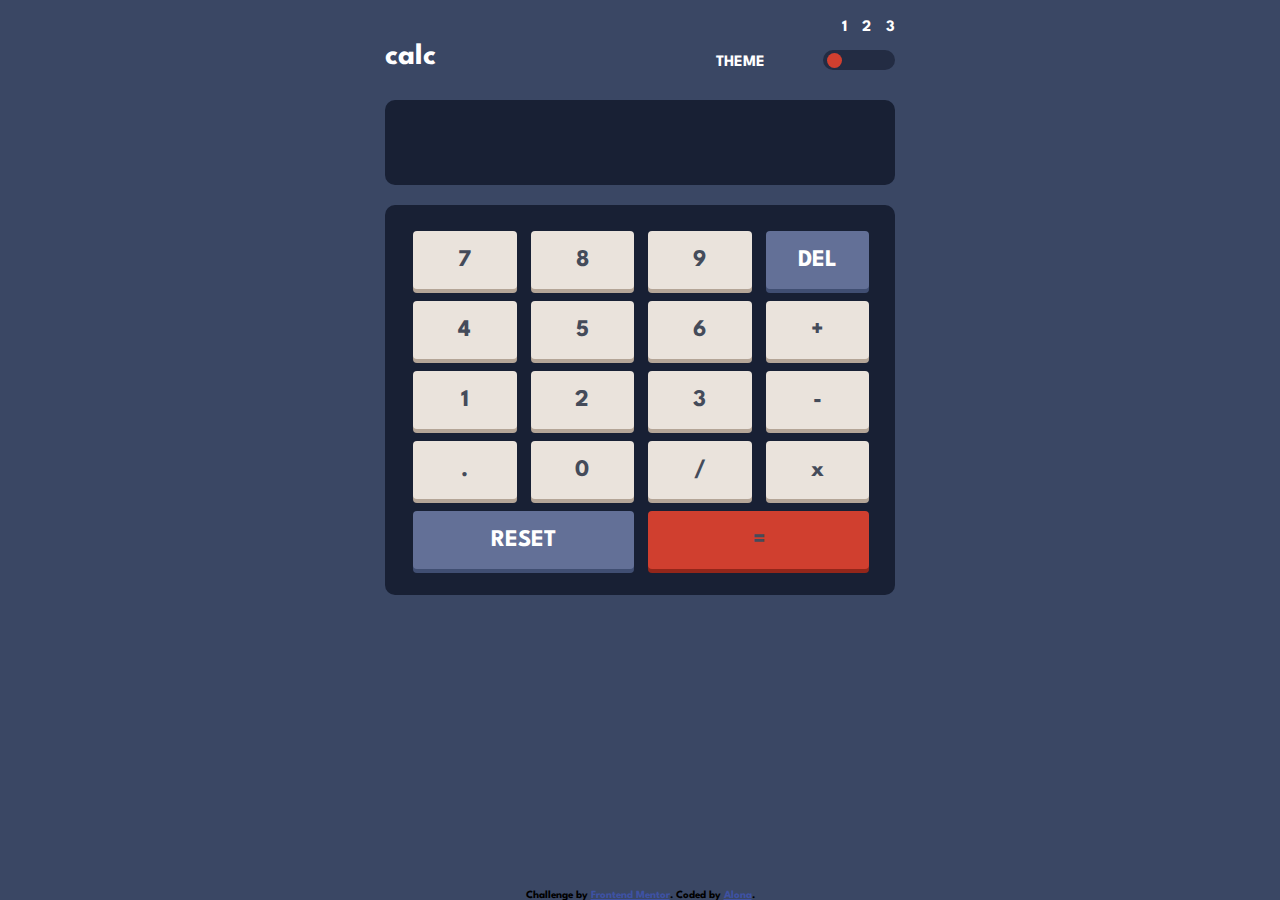
<file: Calculator/index.html>
<!DOCTYPE html>
<html lang="en">
<head>
  <meta charset="UTF-8">
  <meta name="viewport" content="width=device-width, initial-scale=1.0"> <!-- displays site properly based on user's device -->

  <link rel="icon" type="image/png" sizes="32x32" href="./images/favicon-32x32.png">
  <link rel="stylesheet" href="css/main.css">
  <link rel="stylesheet" href="css/theme1.css" id="theme-css" />
  
  <title>Frontend Mentor | Calculator app</title>
  <script src="https://cdnjs.cloudflare.com/ajax/libs/jquery/3.2.1/jquery.min.js"></script>

  <!-- Feel free to remove these styles or customise in your own stylesheet 👍 -->
  <style>
    .attribution { font-size: 11px; text-align: center; position: absolute;bottom:0; }
    .attribution a { color: hsl(228, 45%, 44%); }
  </style>
</head>
<body>
  <div class="container">
    <header class="calc__header">
      <div class="theme__numbers">
        <ol>
          <li>1</li>
          <li>2</li>
          <li>3</li>
        </ol>

      </div>
      <h1 class="calc__title">calc</h1>
      <h2 class="theme__title">THEME</h2>
      <form class="toggle_radio">
        <input type="radio"  checked class="toggle_option" id="first_toggle" name="toggle_option" value="1"  checked>
        <input type="radio" class="toggle_option" id="second_toggle" name="toggle_option" value="2">
        <input type="radio" class="toggle_option" id="third_toggle" name="toggle_option" value="3">
        <label for="first_toggle"></label>
        <label for="second_toggle"></label>
        <label for="third_toggle"></label>
        <div class="toggle_option_slider"></div>
      </form>
  </header>
  <div class="calculator">
    <div class="calculator__input">
      <div id="operation"></div>
      <div data-previous-operand class="previous__operand"></div>
      <div data-current-operand class="current__operand"></div>
    </div>

    <div class="calculator__buttons">
        <button data-number class="btn number">7</button>
        <button data-number class="btn number">8</button>
        <button data-number class="btn number">9</button>
        <button data-delete class="btn operator bg-side" id="delete">DEL</button>

        <button data-number class="btn number">4</button>
        <button data-number class="btn number">5</button>
        <button data-number class="btn number">6</button>
        <button data-operation class="btn operator">+</button>
      
        <button data-number class="btn number">1</button>
        <button data-number class="btn number">2</button>
        <button data-number class="btn number">3</button>
        <button data-operation class="btn operator">-</button>
     
        <button data-number class="btn number">.</button>
        <button data-number class="btn number">0</button>
        <button data-operation class="btn operator">/</button>
        <button data-operation class="btn operator">x</button>

        <button data-reset class="btn span-2 operator bg-side">RESET</button>
        <button data-equals class="btn span-2 operator bg-equal">=</button>

  </div> 
  </div>
  
  <div class="attribution">
    Challenge by <a href="https://www.frontendmentor.io?ref=challenge" target="_blank">Frontend Mentor</a>. 
    Coded by <a href="#">Alona</a>.
  </div>
  <script src="sctipt.js"></script>
</body>
</html>
</file>
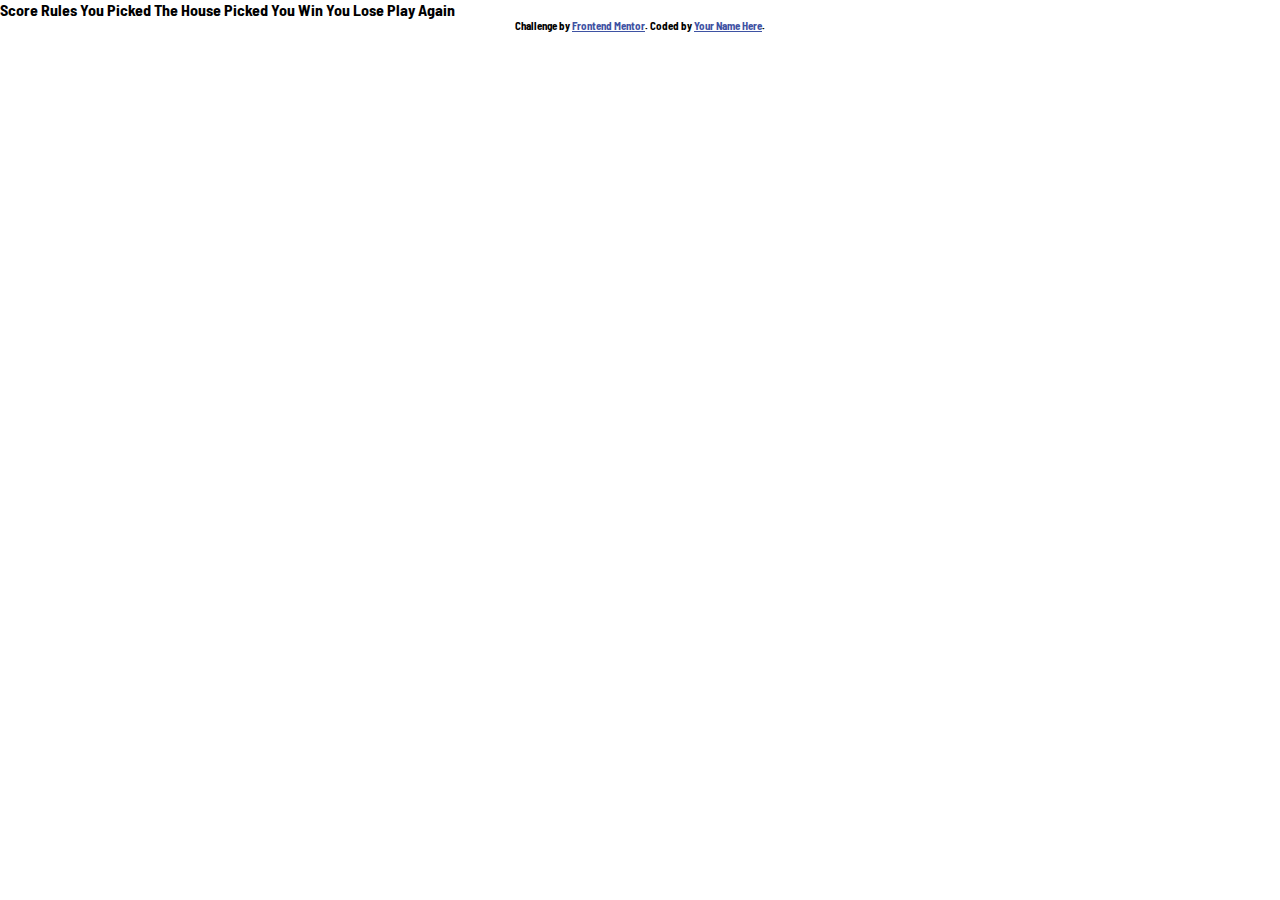
<file: Rock-paper-scissors/index.html>
<!DOCTYPE html>
<html lang="en">
<head>
  <meta charset="UTF-8">
  <meta name="viewport" content="width=device-width, initial-scale=1.0"> <!-- displays site properly based on user's device -->

  <link rel="icon" type="image/png" sizes="32x32" href="./images/favicon-32x32.png">
  <link rel="stylesheet" href="css/main.css">
  <title>Frontend Mentor | Rock, Paper, Scissors</title>

  Score
  Rules

  You Picked
  The House Picked

  You Win
  You Lose

  Play Again

  <!-- Feel free to remove these styles or customise in your own stylesheet 👍 -->
  <style>
    .attribution { font-size: 11px; text-align: center; }
    .attribution a { color: hsl(228, 45%, 44%); }
  </style>
</head>
<body>


  
  <div class="attribution">
    Challenge by <a href="https://www.frontendmentor.io?ref=challenge" target="_blank">Frontend Mentor</a>. 
    Coded by <a href="#">Your Name Here</a>.
  </div>
</body>
</html>
</file>
<file: Calculator/css/main.css>
@import url('https://fonts.googleapis.com/css2?family=Spartan:wght@400;500;600;700&display=swap');

*,
*::after,
*::before {
  margin: 0;
  padding: 0;
  box-sizing: border-box;
  font-family: 'Spartan', sans-serif;
  font-weight: 700;
}

html {
  width:100vw;
  height: 100vh;
}

:root {
    --bg-color-main: hsl(222, 26%, 31%);
    --bg-color-toggle: hsl(223, 31%, 20%);
    --bg-color-screen: hsl(224, 36%, 15%);
    
    --font-color-header:#fff;
    --font-color-primary: hsl(221, 14%, 31%);
    

    --key-color-main:hsl(30, 25%, 89%);
    --key-color-main-shadow:  hsl(28, 16%, 65%);
    --key-color-side: hsl(225, 21%, 49%);
    --key-color-side-shadow: hsl(224, 28%, 35%);
    --key-color-equal:hsl(6, 63%, 50%);
    --key-color-equal-shadow:hsl(6, 70%, 34%);
}

body {
  background: var(--bg-color-main);
}

.container {
  justify-content: center;
  align-items: center;
  display: flex;
}

.calc__header {
  width:510px;
  color: var(--font-color-header);
  position: relative;
  display: flex;
  align-items: center;  
  top:10px;
}

.theme__numbers {
  position: absolute;
  display: flex;
  flex-direction: column;
  right: 0;
  top:10px;
}

.theme__numbers ol{
  display: flex;
  list-style-type: none;
}

ol li {
  padding-left:15px;
}

.calc__title {
  font-size: 30px;
  margin-top: 30px;
}

.theme__title {
  font-size: 16px;
  margin-top: 40px;
  margin-left: 280px;
}


.toggle_radio{
  position: relative;
  background: var(--bg-color-toggle);
  margin: 4px auto;
  overflow: hidden;
  padding: 0 !important;
  border-radius: 50px;
  position: relative;
  height: 20px;
  width: 72px;
  transition: all .4s ease;
  display: flex;
  justify-content: center;
  align-items: flex-start;
  margin-top: 40px;
  margin-right: 0;
  background: var(--bg-color-toggle);
}

.toggle_radio.theme1 {transition: all .4s ease;}
.toggle_radio.theme2 {transition: all .4s ease;}
.toggle_radio.theme3 {transition: all .4s ease;}
.toggle_radio > * {
  float: left;
}

.toggle_radio input[type=radio] {
  display: none;
  /*position: fixed;*/
}

.toggle_radio label{
  color: rgba(255,255,255,.9);
  z-index: 0;
  display: block;
  width: 40px;
  height: 20px;
  border-radius: 50px;
  cursor: pointer;
  z-index: 1;
  text-align: center;
  position:relative; top:2px;
}

.toggle_option_slider{
  width: 15px;
  height: 15px;
  position: absolute;
  top: 3px;
  border-radius: 50px;
  transition: all .4s ease;
  background: var(--key-color-equal);

}

#first_toggle:checked ~ .toggle_option_slider{
  left: 4px;
}
#second_toggle:checked ~ .toggle_option_slider{
  left: 28px;
}
#third_toggle:checked ~ .toggle_option_slider{
  left: 52px;
}


.calculator {
  /* display: flex; */
  /* position:absolute; */
  top:100px;
  justify-content: center;
  align-content: center;
  position: absolute;

}

.calculator__input {
  grid-column: 1/-1;
  display: flex;
  align-items: flex-end;
  flex-direction: column;
  justify-content: space-around;
  width:510px;
  height: 85px;
  border-radius:10px;
  padding: 10px;
  background: var(--bg-color-input);
  margin-bottom: 20px;
  color: var(--font-color-input);
  font-size: 32px;
}

.previous__operand {
  opacity: .8;
  font-size:16px;
}

.current__operand {

  font-size: 32px;
}

.calculator__buttons {
  display: grid;
  border-radius: 10px;
  padding: 20px;
  grid-template-columns: repeat(4,1fr);
  grid-template-rows: repeat(5,70px);
  justify-content: center;
  align-content: center;
  background: var(--bg-color-screen);

}

.btn {
  color:var(--font-color-primary);
  font-size:24px;
  border:1px solid black;
  cursor: pointer;
  border-radius: 4px;
  background: var(--key-color-main);
  box-shadow: 0 4px var(--key-color-main-shadow);
  margin:6px 6px 6px 8px;
  outline: none;
  border: none;
}

.span-2 {
  grid-column: span 2;
}

.bg-side {
  color:var(--font-color-side-key);
  background: var(--key-color-side);
  box-shadow: 0 4px var(--key-color-side-shadow);

}

.bg-equal {
  background: var(--key-color-equal);
  box-shadow: 0 4px var(--key-color-equal-shadow);
}
</file>
<file: Calculator/css/theme1.css>
:root {
    --bg-color-main: hsl(222, 26%, 31%);
    --bg-color-toggle: hsl(223, 31%, 20%);
    --bg-color-screen: hsl(224, 36%, 15%);
    --bg-color-input:hsl(224, 36%, 15%);

    --font-color-header:#fff;
    --font-color-primary: hsl(221, 14%, 31%);
    --font-color-side-key:#fff;
    --font-color-input:#fff;

    --key-color-main:hsl(30, 25%, 89%);
    --key-color-main-shadow:  hsl(28, 16%, 65%);
    --key-color-side: hsl(225, 21%, 49%);
    --key-color-side-shadow: hsl(224, 28%, 35%);
    --key-color-equal:hsl(6, 63%, 50%);
    --key-color-equal-shadow:hsl(6, 70%, 34%);
}
</file>
<file: Rock-paper-scissors/css/main.css>
@import url('https://fonts.googleapis.com/css2?family=Barlow+Semi+Condensed:ital,wght@0,600;0,700;1,400&display=swap');
*,
*::after,
*::before {
  margin: 0;
  padding: 0;
  box-sizing: border-box;
}

html{
    height: 100vh;
    width: 100vw;
}

body {
    font-family: 'Barlow Semi Condensed', sans-serif;
    font-weight: 700;
    background-image: radial-gradient(to right,hsl(214, 47%, 23%) 0%, hsl(237, 49%, 15%) 100%);

}
</file>
